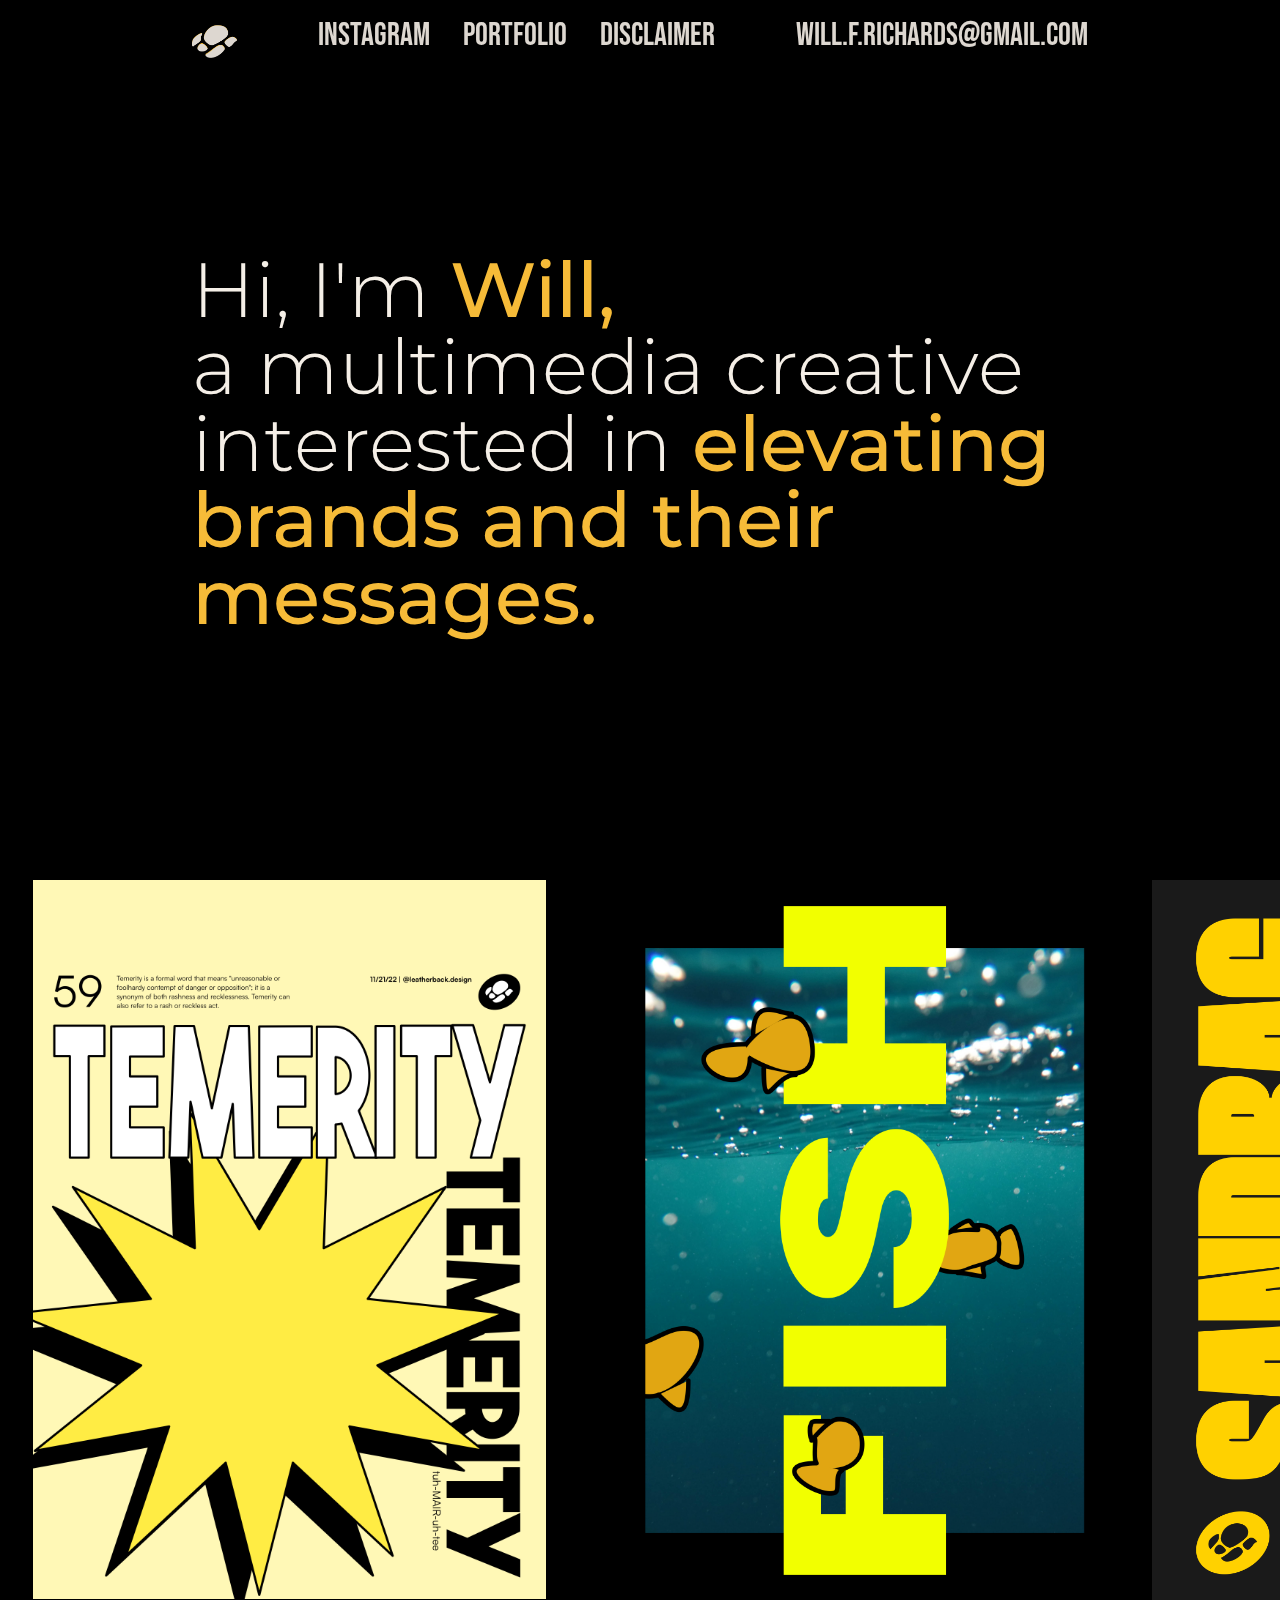
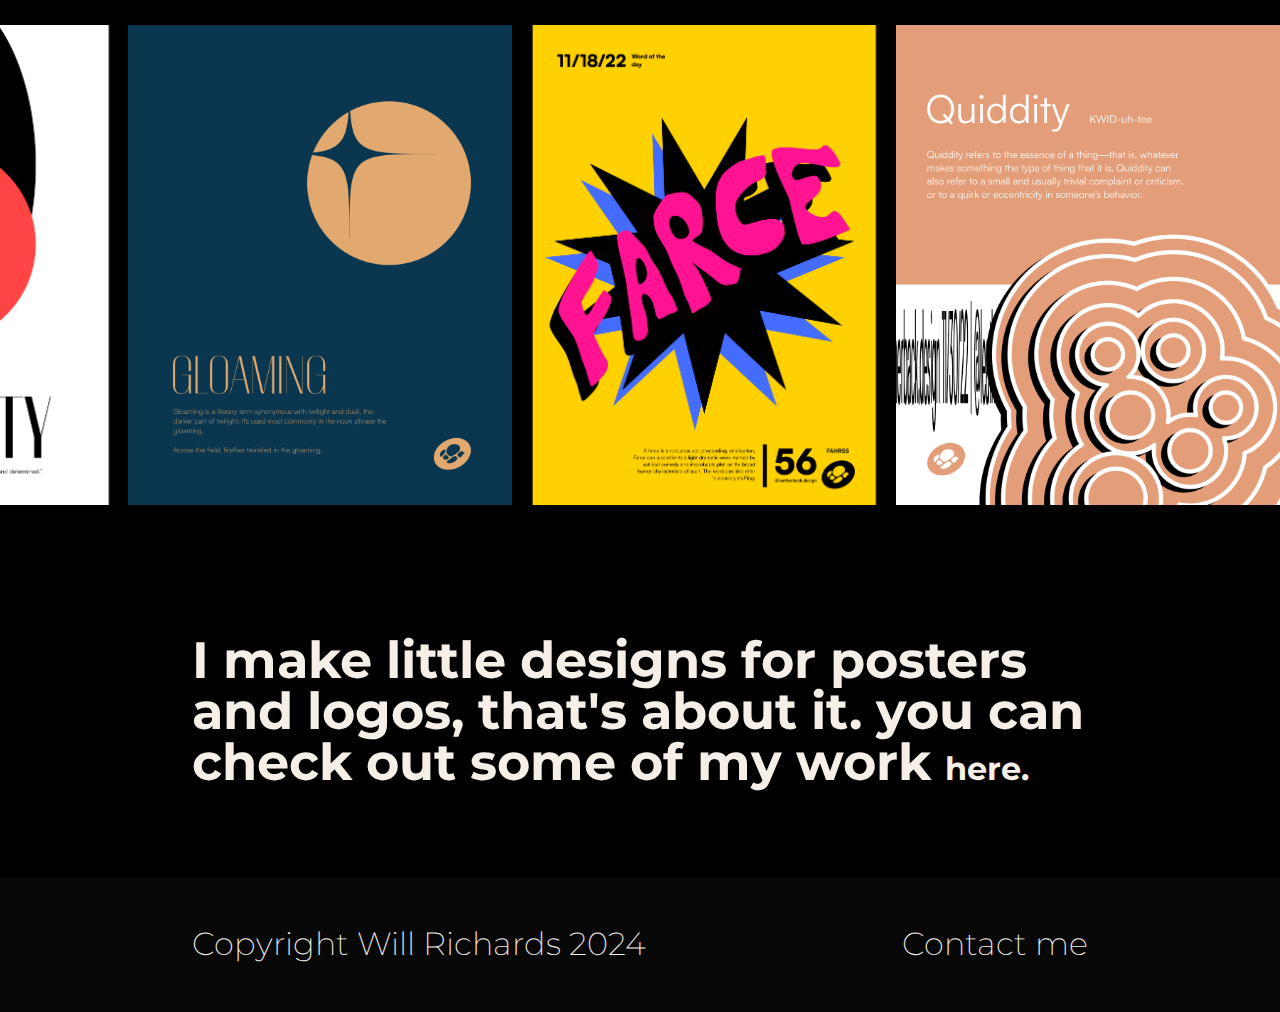
<file: index.html>
<!DOCTYPE html>
<html lang="en">
<head>
    <title>lethrbak</title>
    <link rel="icon" href="images/logo-black.png">

    <meta charset="UTF-8">
    <meta content="width=device-width, initial-scale=1" name="viewport" />

    <link rel="stylesheet" href="styles/reset.css">
    <link rel="stylesheet" href="styles/main.css">

    <link rel="preconnect" href="https://fonts.googleapis.com">
    <link rel="preconnect" href="https://fonts.gstatic.com" crossorigin>
    <!-- Google Font Montserrat -->
    <link href="https://fonts.googleapis.com/css2?&family=Montserrat:ital,wght@0,100..900;1,100..900&display=swap" rel="stylesheet">
    <!-- Google Font Micro-5 -->
    <link href="https://fonts.googleapis.com/css2?family=Micro+5&display=swap" rel="stylesheet">
    <!-- Google Font Bebas Neue -->
    <link href="https://fonts.googleapis.com/css2?family=Bebas+Neue&display=swap" rel="stylesheet">

</head>
<body>
    <header>
        <a href="index.html"><img class="bottom-image" src="images/logo-white.png" alt="homepage" title="homepage"></a style="position: absolute;">
        <img class="top-image" src="images/logo-yellow.png" alt="homepage" title="homepage" style="position: absolute;">
        <nav>
            <ul>
                <li><a href="https://www.instagram.com/leatherback.design/">instagram</a></li>
                <li><a href="portfolio.html">portfolio</a></li>
                <li><a href="disclaimer.html">disclaimer</a></li>
            </ul>
        </nav>
        <a href="mailto: will.f.richards@gmail.com">will.f.richards@gmail.com</a>
    </header>
    <div class="text-full">
        <h1>Hi, I'm <span class="yelly">Will,<br></span>a multimedia creative interested in <span class="yelly">elevating brands and their messages.</span></h1>
    </div>
    <div class="poster-grid">
        <div class="album-2">
            <img src="/images/poster-temerity.png"  alt="poster">
            <img src="/images/poster-fish.png"      alt="poster">
            <img src="/images/poster-sandbag.png"   alt="poster">
            <img src="/images/poster-attic.png"     alt="poster">
        </div>
        <div class="album-1">
            <img src="/images/poster-reach.png"     alt="poster">
            <img src="/images/poster-cornucopia.png"alt="poster">
            <img src="/images/poster-doughty.png"   alt="poster">
            <img src="/images/poster-gloaming.png"  alt="poster">
            <img src="/images/poster-farce.png"     alt="poster">    
            <img src="/images/poster-quiddity.png"  alt="poster">
        </div>
    </div>
    <h3>I make little designs for posters and logos, that's about it. you can check out some of my work <a href="portfolio.html">here.</a></h3>
    <footer>
        <p>Copyright Will Richards 2024</p>     <a href="https://www.instagram.com/leatherback.design/">Contact me</a>
    </footer>
</body>
</html>
</file>
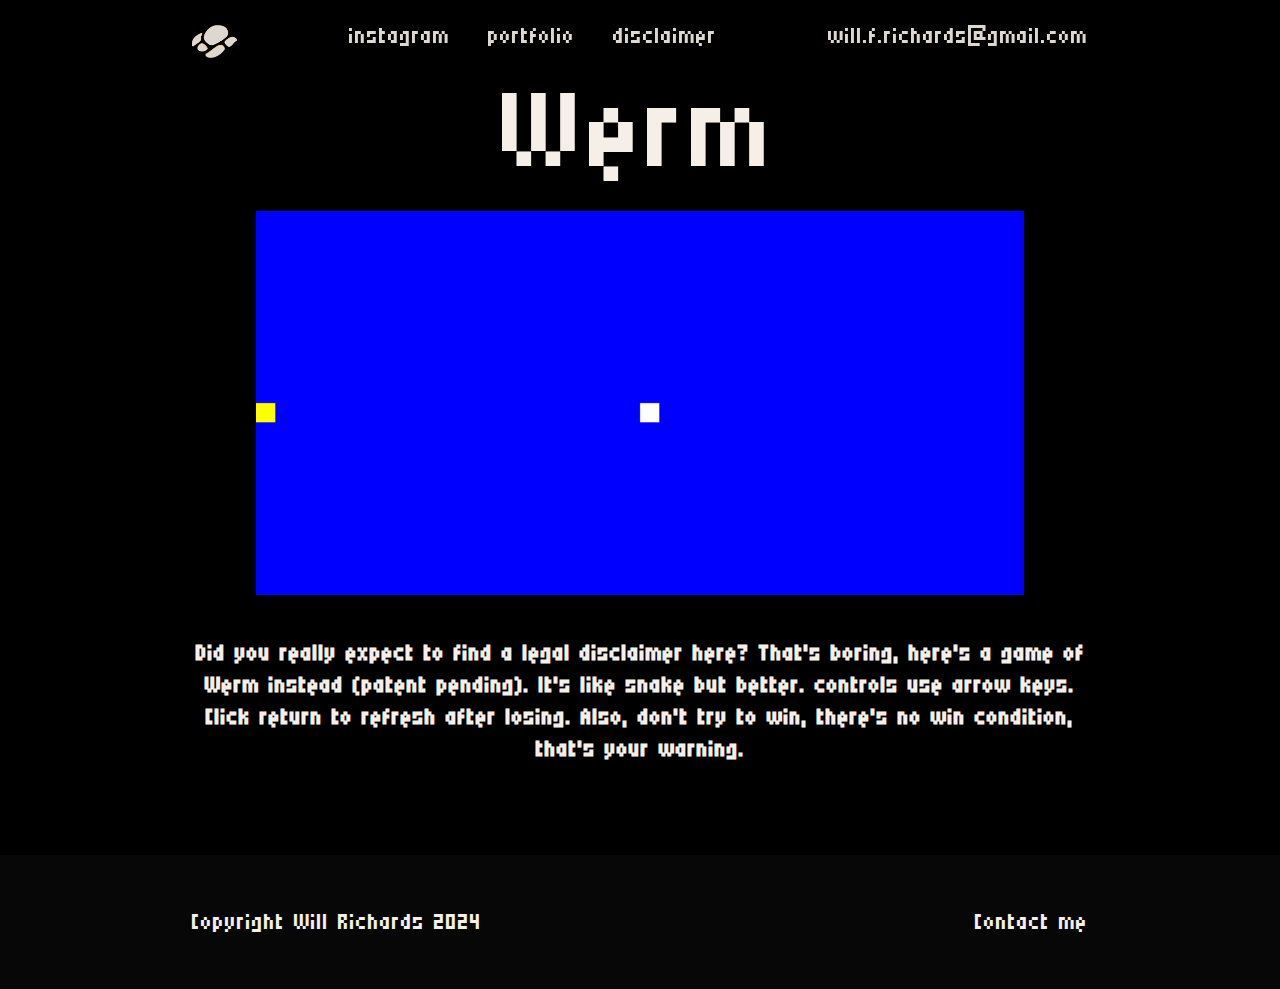
<file: disclaimer.html>
<!DOCTYPE html>
<html lang="en">
<head>
    <title>snake game</title>
    <link rel="icon" href="images/logo-black.png">
    
    <meta charset="UTF-8">
    <meta content="width=device-width, initial-scale=1" name="viewport" />

    <link rel="stylesheet" href="styles/reset.css">
    <link rel="stylesheet" href="styles/main.css">
    <link rel="stylesheet" href="styles/disclaimer.css">
    <script src="scripts/disclaimer.js"></script>

    <link rel="preconnect" href="https://fonts.googleapis.com">
    <link rel="preconnect" href="https://fonts.gstatic.com" crossorigin>
    <!-- Google Font Montserrat -->
    <link href="https://fonts.googleapis.com/css2?&family=Montserrat:ital,wght@0,100..900;1,100..900&display=swap" rel="stylesheet">
    <!-- Google Font Micro-5 -->
    <link href="https://fonts.googleapis.com/css2?family=Micro+5&display=swap" rel="stylesheet">
    <!-- Google Font Bebas Neue -->
    <link href="https://fonts.googleapis.com/css2?family=Bebas+Neue&display=swap" rel="stylesheet">

</head>
<body>
    <header>
        <a href="index.html"><img class="bottom-image" src="images/logo-white.png" alt="homepage" title="homepage"></a>
        <img class="top-image" src="images/logo-yellow.png" alt="homepage" title="homepage">
        <nav>
            <ul>
                <li><a href="https://www.instagram.com/leatherback.design/">instagram</a></li>
                <li><a href="portfolio.html">portfolio</a></li>
                <li><a href="disclaimer.html">disclaimer</a></li>
            </ul>
        </nav>
        <a href="mailto: will.f.richards@gmail.com">will.f.richards@gmail.com</a>
    </header>
    <h1>Werm</h1>
    <canvas id="board"></canvas>
    <h3 style="font-size: 2rem;">
        Did you really expect to find a legal disclaimer here? That's boring, here's a game of Werm instead (patent pending). It's like snake but better.
        controls use arrow keys. Click return to refresh after losing. Also, don't try to win, there's no win condition, that's your warning.
    </h3>
    <footer>
        <p>Copyright Will Richards 2024</p>     <a href="https://www.instagram.com/leatherback.design/">Contact me</a>
    </footer>
</body>
</html>
</file>
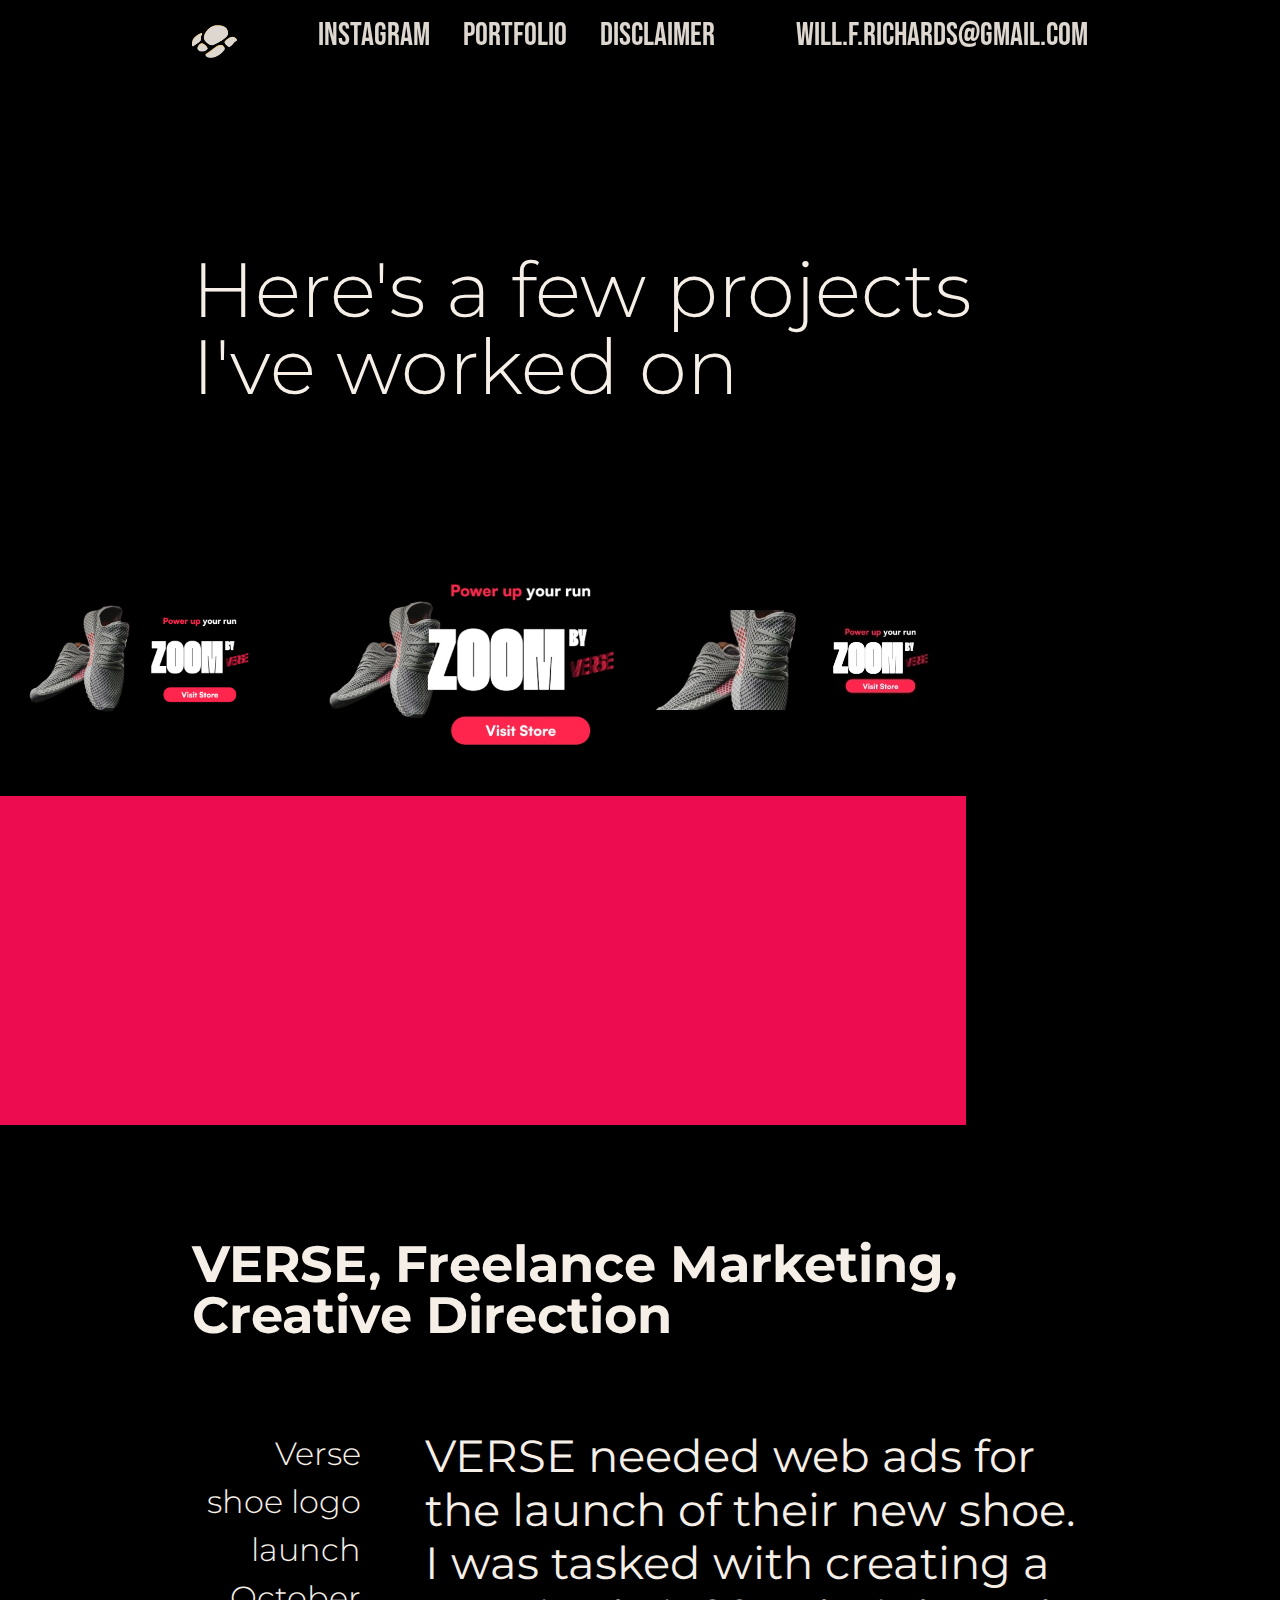
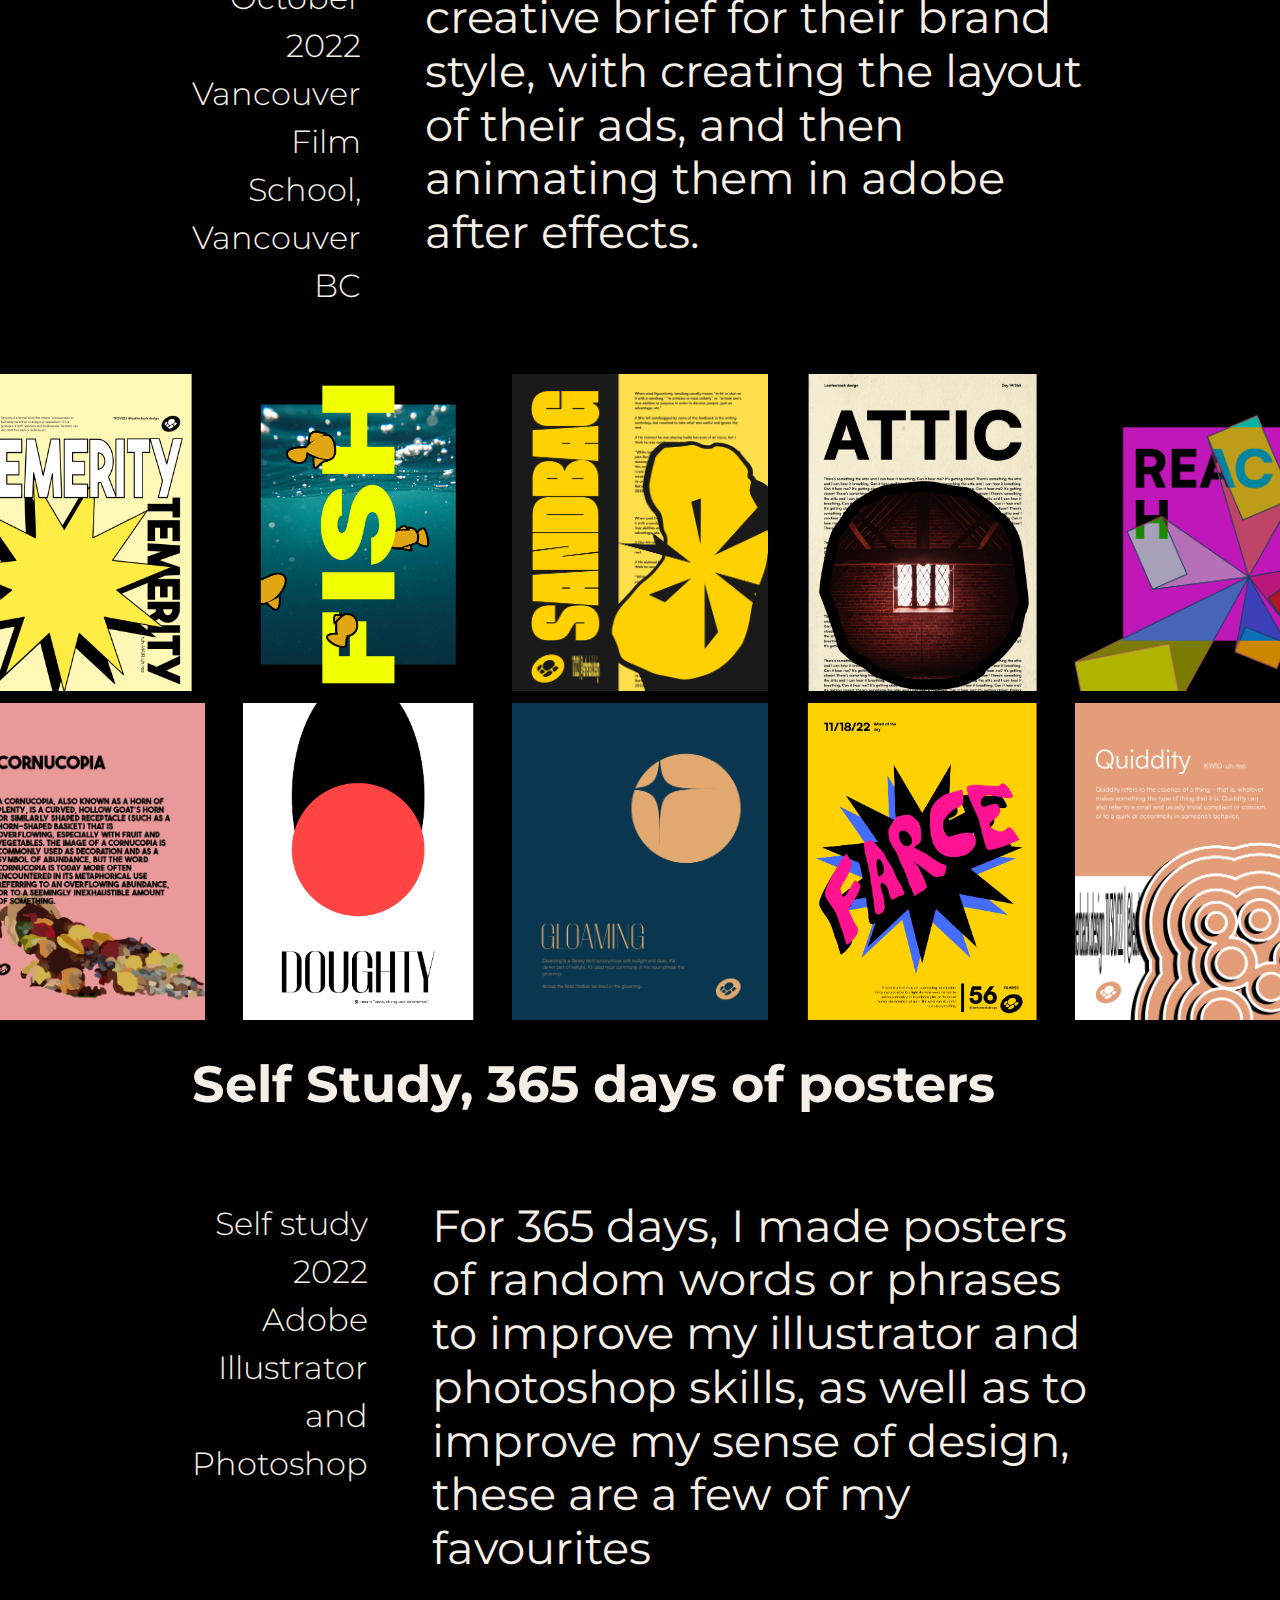
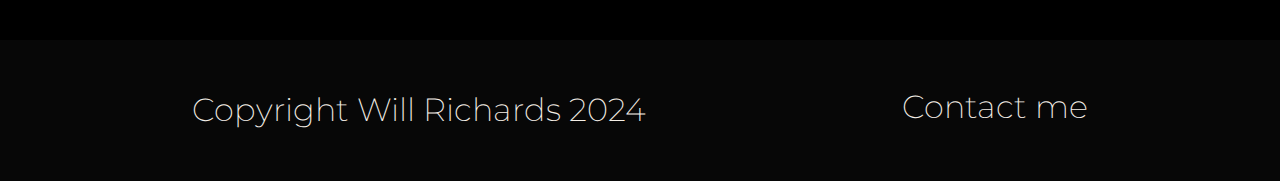
<file: portfolio.html>
<!DOCTYPE html>
<html lang="en">
<head>
    <title>portfolio</title>
    <link rel="icon" href="images/logo-black.png">

    <meta charset="UTF-8">
    <meta content="width=device-width, initial-scale=1" name="viewport" />

    <link rel="stylesheet" href="styles/reset.css">
    <link rel="stylesheet" href="styles/main.css">
    <link rel="stylesheet" href="styles/portfolio.css">

    <link rel="preconnect" href="https://fonts.googleapis.com">
    <link rel="preconnect" href="https://fonts.gstatic.com" crossorigin>
    <!-- Google Font Montserrat -->
    <link href="https://fonts.googleapis.com/css2?&family=Montserrat:ital,wght@0,100..900;1,100..900&display=swap" rel="stylesheet">
    <!-- Google Font Micro-5 -->
    <link href="https://fonts.googleapis.com/css2?family=Micro+5&display=swap" rel="stylesheet">
    <!-- Google Font Bebas Neue -->
    <link href="https://fonts.googleapis.com/css2?family=Bebas+Neue&display=swap" rel="stylesheet">

</head>
<body>
    <header>
        <a href="index.html"><img class="bottom-image" src="images/logo-white.png" alt="homepage" title="homepage"></a>
        <img class="top-image" src="images/logo-yellow.png" alt="homepage" title="homepage">
        <nav>
            <ul>
                <li><a href="https://www.instagram.com/leatherback.design/">instagram</a></li>
                <li><a href="portfolio.html">portfolio</a></li>
                <li><a href="disclaimer.html">disclaimer</a></li>
            </ul>
        </nav>
        <a href="mailto: will.f.richards@gmail.com">will.f.richards@gmail.com</a>
    </header>
    <div class="text-full"><h1 id="txt">Here's a few projects I've worked on</h1></div>
    <div id="portfolio-grid-2">
        <div class="img-4">
            <video autoplay loop>
                <source src="images/verse-tallvid.mp4">
            </video>
        </div>
        <div class="img-3"><img src="images/verse-wide2img.jpg"  alt="running shoe photo"></div>
        <div class="img-1"><img src="images/verse-largeimg.jpg"  alt="running shoe photo"></div>
        <div class="img-2"><img src="images/verse-wideimg.jpg"   alt="running shoe photo"></div>
        <div class="img-5">
            <video autoplay loop>
                <source src="images/verse-widevid.mp4">
            </video>
        </div>
    </div>
    <h3>VERSE, Freelance Marketing, Creative Direction</h3>
    <div class="text">
        <p class="text-1">Verse shoe logo launch<br>October 2022<br>Vancouver Film School, Vancouver BC</p>
        <p class="text-2">VERSE needed web ads for the launch of their new shoe. I was tasked with creating a creative brief for their brand style, 
            with creating the layout of their ads, and then animating them in adobe after effects.</p>
    </div>
    <div id="portfolio-grid-1">
        <div><img src="/images/poster-temerity.png"  alt="poster"></div>
        <div><img src="/images/poster-fish.png"      alt="poster"></div>
        <div><img src="/images/poster-sandbag.png"   alt="poster"></div>
        <div><img src="/images/poster-attic.png"     alt="poster"></div>
        <div><img src="/images/poster-reach.png"     alt="poster"></div>
        <div><img src="/images/poster-cornucopia.png"alt="poster"></div>
        <div><img src="/images/poster-doughty.png"   alt="poster"></div>
        <div><img src="/images/poster-gloaming.png"  alt="poster"></div>
        <div><img src="/images/poster-farce.png"     alt="poster"></div>
        <div><img src="/images/poster-quiddity.png"  alt="poster"></div>
    </div>
    <h3>Self Study, 365 days of posters</h3>
    <div class="text">
        <p class="text-1">Self study<br>2022<br>Adobe Illustrator and Photoshop</p>
        <p class="text-2">For 365 days, I made posters of random words or phrases to improve my illustrator and photoshop skills, as well as to improve my sense of design, these are a few of my favourites</p>
    </div>
    <script src="scripts/main.js"></script>
    <footer>
        <p>Copyright Will Richards 2024</p>     <a href="https://www.instagram.com/leatherback.design/">Contact me</a>
    </footer>
</body>
</html>
</file>
<file: styles/main.css>
*{
    box-sizing:border-box;
}
*::-webkit-scrollbar{
    display: none;
}
body {
    overflow-x: hidden;
}

        /* NAV BAR */


header{
    z-index:12;
    font-size: 1.3rem;
    font-family: bebas neue;
    background-color: rgba(255, 255, 255, 0);
    opacity: 0.9;

    display: flex;
    align-content: center;
    justify-content: space-between;
    position:fixed;

    width: 100%;
    padding: 20px 15%;
}
header > img, a > img{
    width: 45px;
    height: 42px;
}
.top-image{
    height:41px;
    z-index:-1;
    opacity: 1;
    position:absolute;
}
header > a > img:hover{
    opacity: 0;
}
header > nav > ul > li{
    display:inline-block;
    padding: 0px 15px;
}
header > a, nav > ul > li > a{
    color:#f5efe7;
    background:none;
}
header > a:hover , nav > ul > li > a:hover{
    color:#f6bb38;
    background:none;
}
@media screen and (max-width:900px){
    *{
        padding: 0px;
    }
    header{
        justify-content: start;
        align-items: center;
        position:fixed;
        /* background-color: #133d4c; */
        padding: 15px;
        font-size: 2.5vw;
    }
    nav{
        padding: 0px;
    }
    header > nav > ul > li{
        padding: 0 1.5vh;
    }
    header > nav > ul{
        padding: 0 1vh;
    }
    .text-full, footer, h3{
        margin-left:-8%;
    }
}

        /* BODY */


body{
    background-color:#000000;
    color:#f5efe7;
}
.yelly{
    color:#f6bb38;
    font-weight:500;
}
h1{
    font-family: montserrat;
    font-size: 6vw;
    font-weight: 300;
}
.poster-grid{
    /* background-color: #f6bb38; */
    padding: 10vh 0;
    width: 100vw;
    /* background-color: #070707; */
}
.album-1{
    --_gap: 2%;
    display:grid;
    grid-auto-flow: column;
    grid-auto-columns: 30%;
    align-items: center;
    justify-content: end;
    width: 100vw;
    animation: horizontal-scroll-1;
    animation-timeline: view(-150rem 0rem);
}
.album-2{
    --_gap: 2%;
    display:grid;
    padding: var(--_gap) 0;
    grid-auto-flow: column;
    grid-auto-columns: 45%;
    align-items: center;
    width: 100vw;
    animation: horizontal-scroll-2;
    animation-timeline: view(-150rem 0rem);
}
h3{
    padding: 3% 15%;
    padding-bottom: 10vh;
    font-family: montserrat;
    font-weight: 700; 
    font-size: 4vw;
}
.album-1 > img, .album-2 > img{
    width: 100%;
    object-fit: cover;
}
@keyframes horizontal-scroll-1{
    to{
        transform: translateX(105%);
    }
}
@keyframes horizontal-scroll-2{
    to{
        transform: translateX(-105%);
    }
}
.text-full{
    padding: 10% 15%;
    padding-top: 28vh;
}
a{
    text-decoration: none;
}

        /* FOOTER */


footer{
    display: flex;
    justify-content: space-between;
    font-family: montserrat;
    font-size: 2.5vh;
    padding: 4% 15%;
    background-color:#070707;
    font-weight:200;
    color:#f5efe7;
}
footer>p, footer,a{
    font-size:2.5vw
}
.text-1{
    line-height: 1.5; 
    font-weight: 300; 
    padding-right: 2em; 
    text-align: right; 
    font-size: 2.5vw;
}
.text-2{
    font-size: 3.5vw;
}
footer>a, h3>a{
    color:#f5efe7;
}
footer>a:hover, h3>a:hover{
    color:#f6bb38;
}
footer>a:visited, h3>a:visited{
    color:#ff0000;
}

        /* BORDER AND FILL FOR TESTING */


/* .carousel > img{
    border:5px solid red;
}
.poster-grid{
    background-color: purple;
    border:5px solid blue;
}
.carousel{
    border:5px solid green;
} */

/* .carousel{
    --_gap: 1%;
    display:grid;
    padding: 0 var(--_gap);
    grid-gap: var(--_gap);
    grid-auto-flow: column;
    grid-auto-columns: 30%;
    overflow-x:auto;
    align-items: center;

    animation: horizontal-scroll;
    animation-timeline: scroll();
}
.carousel > img{
    width: 100%;
    object-fit: cover;
    border-radius: 1.5%;
} */
</file>
<file: styles/disclaimer.css>
*{
    text-align: center;
}
header{
    font-family: 'micro 5';
    font-size: 1.8rem;
}
h1{
    padding-top: 4%;
    font-family: 'micro 5';
    font-size: 10rem;
}
#board{
    align-content: center;
    width: 60%;
}
footer{
    font-size: 2.8rem;
    font-family: 'micro 5';
}
h3{
    font-size: 2.8rem;
    font-family: 'micro 5';
}
</file>
<file: styles/portfolio.css>
#portfolio-grid-1{
    justify-content: center;
    display:grid;
    grid-gap: 2%;
    grid-template-columns: repeat(5,20%);
}
#portfolio-grid-1>img, #portfolio-grid-1>div>img{
    width:100%;
    object-fit: cover;
    transition: transform 0.5s;
}
div{
    overflow: hidden;
}
#portfolio-grid-2{
    border-bottom: 3vh solid black;
    width: 100vw;
    height: 52vw;
    justify-content: center;
    align-items: center;
    object-fit: contain;
    display:grid;
    grid-gap: 1%;
    grid-template-columns: repeat(4, 25vw);
    grid-template-rows: repeat(2, 20vw);
}
@media screen and (max-width:900px){
    #portfolio-grid-1{
        grid-template-columns: repeat(2, 50vw);
    }
}
#portfolio-grid-2>div>img, #portfolio-grid-2>div>video{
    width: 100%;
    height: 80%;
    transition: transform 0.5s;
}
.zoom{
    transform: scale(1.3);
}
.img-4{
    grid-row: 1 / 3; 
    grid-column: 4 / 5;
}
.img-5{
    align-self:flex-start;
    z-index: 10;
    grid-column: span 3;
    overflow: hidden;
}
.text{
    padding: 0 15%;
    padding-bottom: 5%;
    display: grid;
    grid-template-columns: 1fr 3fr;
}
p{
    font-family: montserrat;
    line-height: 1.2; 
    font-size: 1.7rem;
}
/* .text>p{
    background-color: green;
    border: 6px solid red;;
} */
</file>
